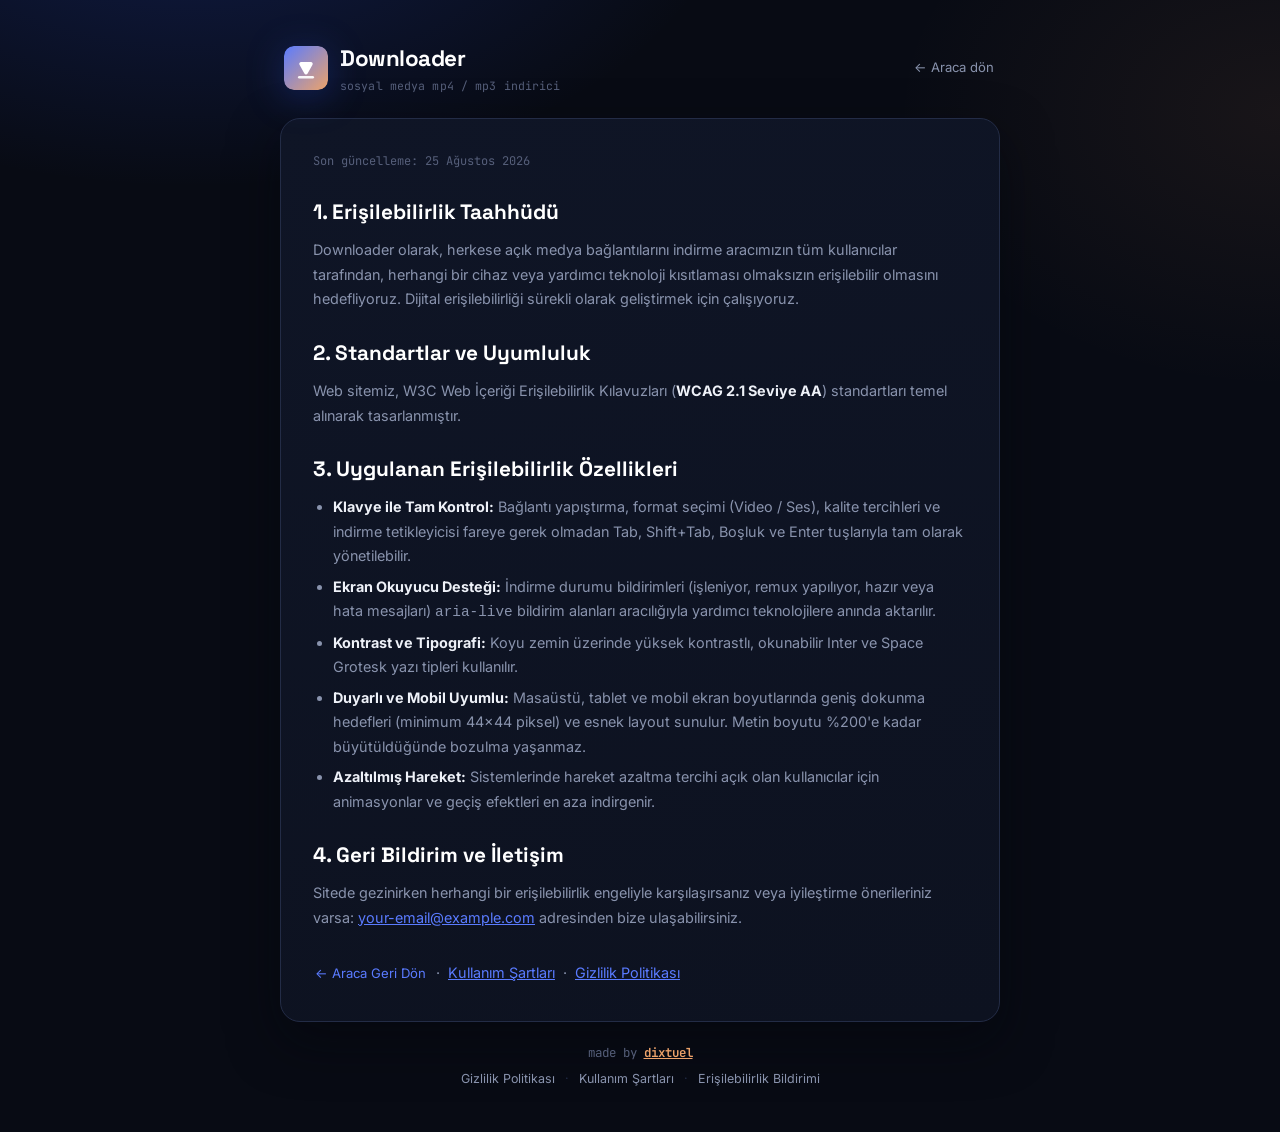
<file: html/accessibility.html>
<!DOCTYPE html>
<html lang="tr">
<head>
  <meta charset="UTF-8">
  <meta name="viewport" content="width=device-width, initial-scale=1.0">
  <title>Erişilebilirlik Bildirimi — Downloader</title>
  <meta name="description" content="Downloader dijital erişilebilirlik bildirimi: WCAG 2.1 AA standartları, klavye kullanımı ve ekran okuyucu uyumluluğu.">
  <link rel="canonical" href="https://downloader.sely.tr/accessibility.html">
  <link rel="icon" type="image/svg+xml" href="/favicon.svg">
  <link rel="icon" type="image/png" sizes="48x48" href="/favicon-48.png">
  <link rel="icon" type="image/png" sizes="96x96" href="/favicon-96.png">
  <link rel="icon" type="image/png" sizes="144x144" href="/favicon-144.png">
  <link rel="icon" type="image/png" sizes="192x192" href="/favicon-192.png">
  <link rel="apple-touch-icon" href="/favicon-192.png">
  <link rel="preconnect" href="https://fonts.googleapis.com">
  <link rel="preconnect" href="https://fonts.gstatic.com" crossorigin>
  <link href="https://fonts.googleapis.com/css2?family=Space+Grotesk:wght@500;700&family=Inter:wght@400;500;600;700&family=JetBrains+Mono:wght@400;500&display=swap" rel="stylesheet">
  <link rel="stylesheet" href="style.css">
</head>
<body>
  <div class="app-wrapper">
    <header class="app-header">
      <div class="brand">
        <svg class="brand-mark" width="44" height="44" viewBox="0 0 44 44" fill="none" aria-hidden="true">
          <rect width="44" height="44" rx="10" fill="url(#logoGrad)"/>
          <path d="M27.6 20.4a1.8 1.8 0 0 1 0 3.2l-8.8 4.9c-1.2.7-2.7-.2-2.7-1.6v-9.8c0-1.4 1.5-2.3 2.7-1.6z" fill="#fff" transform="rotate(90 22 22)"/>
          <rect x="14" y="30" width="16" height="2.4" rx="1.2" fill="#fff" opacity="0.92"/>
          <defs>
            <linearGradient id="logoGrad" x1="0" y1="0" x2="44" y2="44" gradientUnits="userSpaceOnUse">
              <stop stop-color="#5a7bff"/>
              <stop offset="1" stop-color="#eda36a"/>
            </linearGradient>
          </defs>
        </svg>
        <div class="brand-text">
          <h1>Downloader</h1>
          <span class="tagline">sosyal medya mp4 / mp3 indirici</span>
        </div>
      </div>
      <a href="/" class="back-link">← Araca dön</a>
    </header>

    <main>
      <section class="legal-card">
        <p class="updated">Son güncelleme: 25 Ağustos 2026</p>

        <h2>1. Erişilebilirlik Taahhüdü</h2>
        <p>
          Downloader olarak, herkese açık medya bağlantılarını indirme aracımızın tüm kullanıcılar tarafından,
          herhangi bir cihaz veya yardımcı teknoloji kısıtlaması olmaksızın erişilebilir olmasını hedefliyoruz.
          Dijital erişilebilirliği sürekli olarak geliştirmek için çalışıyoruz.
        </p>

        <h2>2. Standartlar ve Uyumluluk</h2>
        <p>
          Web sitemiz, W3C Web İçeriği Erişilebilirlik Kılavuzları (<strong>WCAG 2.1 Seviye AA</strong>) standartları
          temel alınarak tasarlanmıştır.
        </p>

        <h2>3. Uygulanan Erişilebilirlik Özellikleri</h2>
        <ul>
          <li><strong>Klavye ile Tam Kontrol:</strong> Bağlantı yapıştırma, format seçimi (Video / Ses), kalite tercihleri ve indirme tetikleyicisi fareye gerek olmadan Tab, Shift+Tab, Boşluk ve Enter tuşlarıyla tam olarak yönetilebilir.</li>
          <li><strong>Ekran Okuyucu Desteği:</strong> İndirme durumu bildirimleri (işleniyor, remux yapılıyor, hazır veya hata mesajları) <code>aria-live</code> bildirim alanları aracılığıyla yardımcı teknolojilere anında aktarılır.</li>
          <li><strong>Kontrast ve Tipografi:</strong> Koyu zemin üzerinde yüksek kontrastlı, okunabilir Inter ve Space Grotesk yazı tipleri kullanılır.</li>
          <li><strong>Duyarlı ve Mobil Uyumlu:</strong> Masaüstü, tablet ve mobil ekran boyutlarında geniş dokunma hedefleri (minimum 44×44 piksel) ve esnek layout sunulur. Metin boyutu %200'e kadar büyütüldüğünde bozulma yaşanmaz.</li>
          <li><strong>Azaltılmış Hareket:</strong> Sistemlerinde hareket azaltma tercihi açık olan kullanıcılar için animasyonlar ve geçiş efektleri en aza indirgenir.</li>
        </ul>

        <h2>4. Geri Bildirim ve İletişim</h2>
        <p>
          Sitede gezinirken herhangi bir erişilebilirlik engeliyle karşılaşırsanız veya iyileştirme önerileriniz varsa:
          <a href="mailto:your-email@example.com">your-email@example.com</a> adresinden bize ulaşabilirsiniz.
        </p>

        <p style="margin-top: 28px;">
          <a href="/" class="back-link">← Araca Geri Dön</a> &nbsp;·&nbsp;
          <a href="/terms.html">Kullanım Şartları</a> &nbsp;·&nbsp;
          <a href="/privacy.html">Gizlilik Politikası</a>
        </p>
      </section>
    </main>

    <footer class="app-footer">
      <span class="credit">made by <a class="maker" href="https://dixtuel.tr/" target="_blank" rel="noopener">dixtuel</a></span>
      <nav class="footer-links">
        <a href="/privacy.html">Gizlilik Politikası</a>
        <span class="sep">·</span>
        <a href="/terms.html">Kullanım Şartları</a>
        <span class="sep">·</span>
        <a href="/accessibility.html">Erişilebilirlik Bildirimi</a>
      </nav>
    </footer>
  </div>
</body>
</html>
</file>
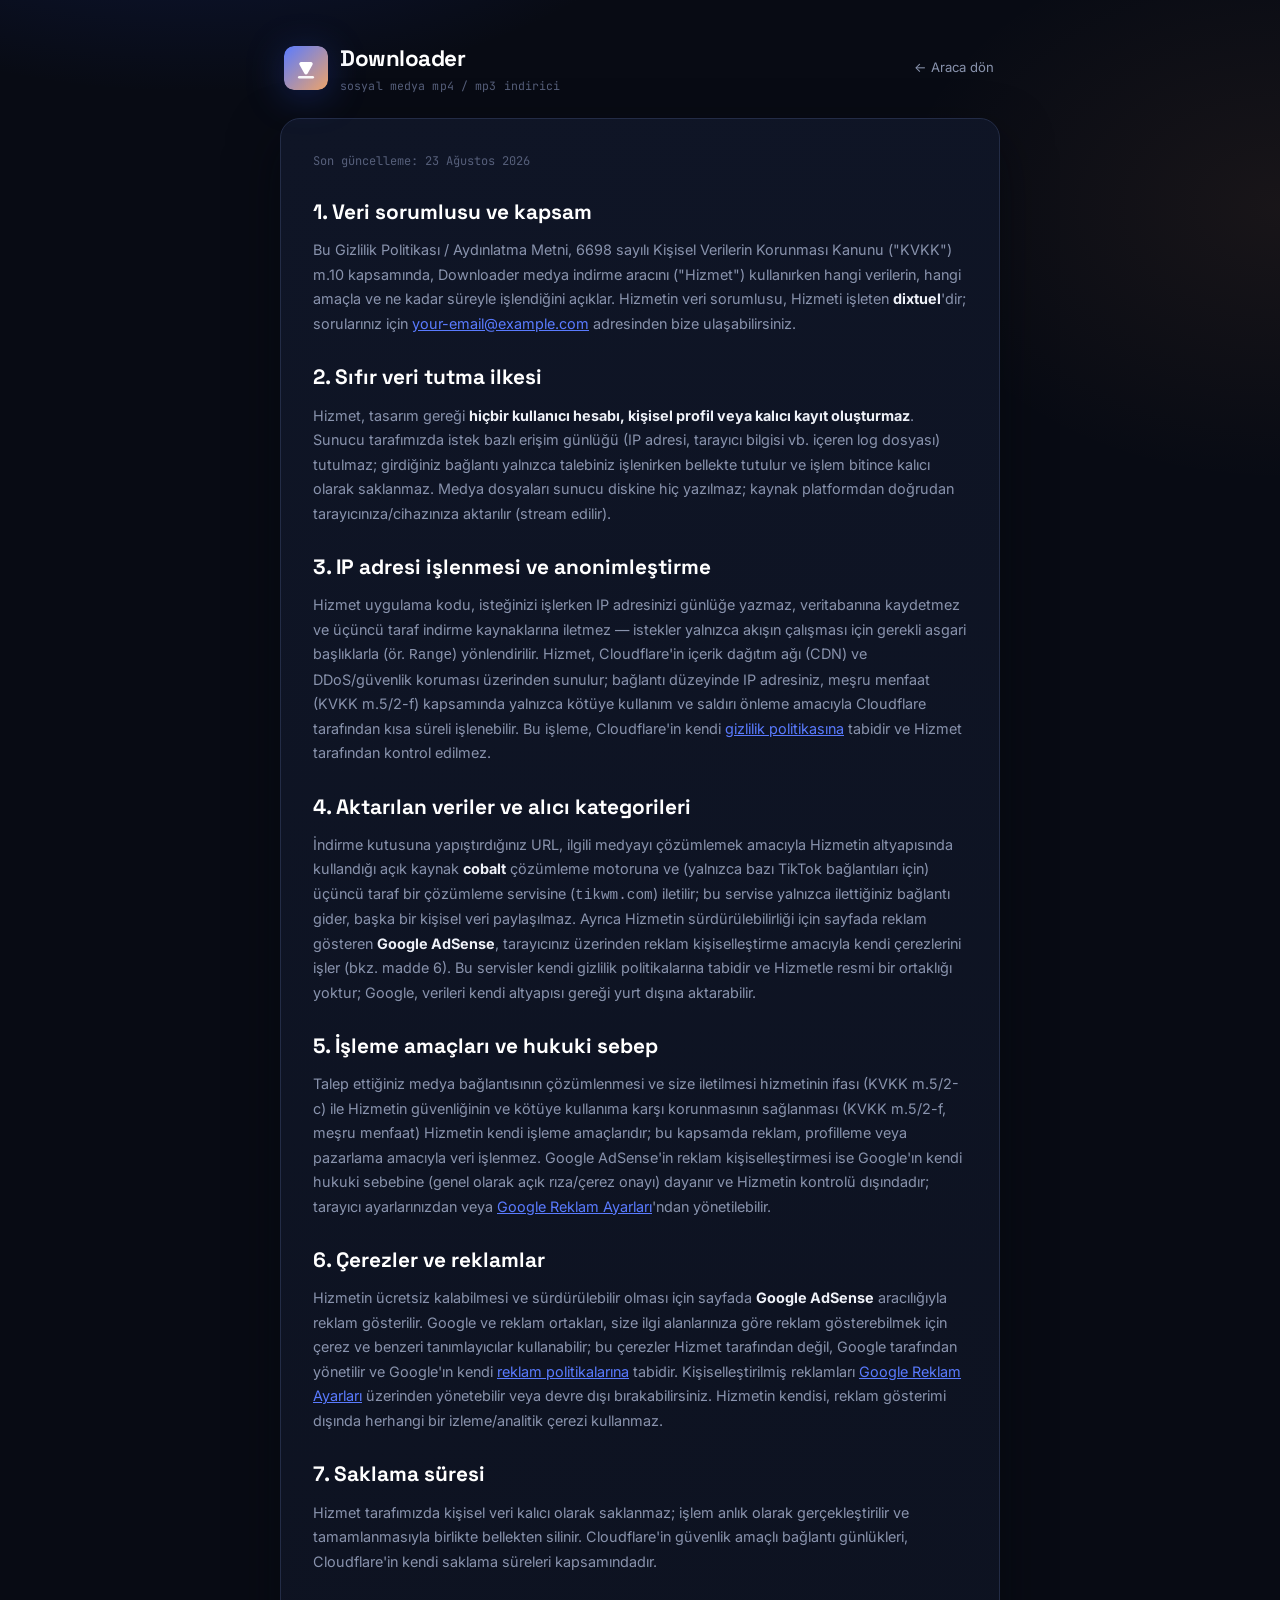
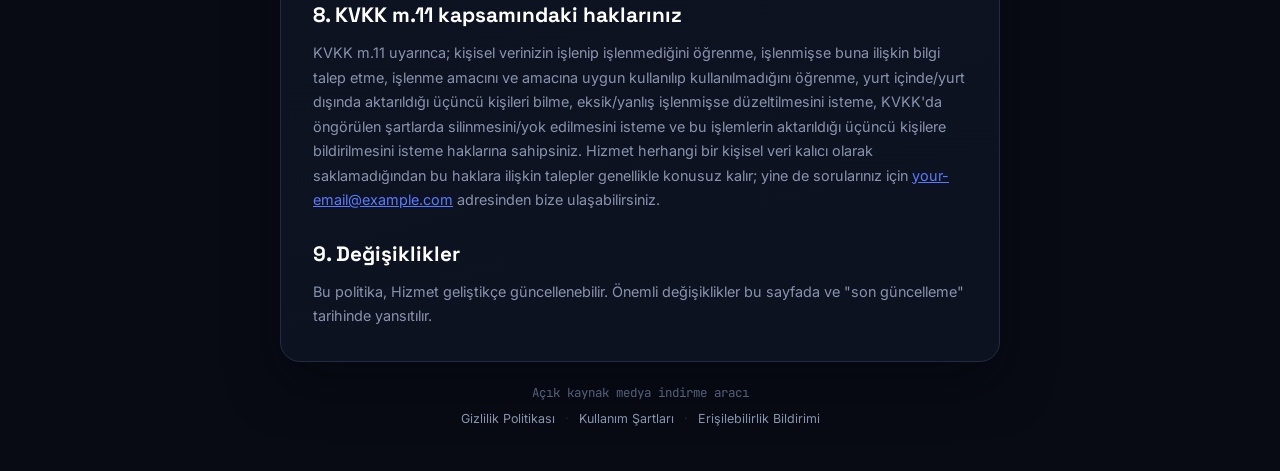
<file: html/privacy.html>
<!DOCTYPE html>
<html lang="tr">
<head>
  <meta charset="UTF-8">
  <meta name="viewport" content="width=device-width, initial-scale=1.0">
  <title>Gizlilik Politikası — Downloader</title>
  <meta name="description" content="Downloader medya indirme aracının gizlilik politikası: hangi veriler işlenir, IP anonimleştirme ve KVKK kapsamındaki haklarınız.">
  <link rel="canonical" href="/privacy.html">
  <link rel="icon" type="image/svg+xml" href="/favicon.svg">
  <link rel="icon" type="image/png" sizes="48x48" href="/favicon-48.png">
  <link rel="icon" type="image/png" sizes="96x96" href="/favicon-96.png">
  <link rel="icon" type="image/png" sizes="144x144" href="/favicon-144.png">
  <link rel="icon" type="image/png" sizes="192x192" href="/favicon-192.png">
  <link rel="apple-touch-icon" href="/favicon-192.png">
  <link rel="preconnect" href="https://fonts.googleapis.com">
  <link rel="preconnect" href="https://fonts.gstatic.com" crossorigin>
  <link href="https://fonts.googleapis.com/css2?family=Space+Grotesk:wght@500;700&family=Inter:wght@400;500;600;700&family=JetBrains+Mono:wght@400;500&display=swap" rel="stylesheet">
  <link rel="stylesheet" href="style.css">
</head>
<body>
  <div class="app-wrapper">
    <header class="app-header">
      <div class="brand">
        <svg class="brand-mark" width="44" height="44" viewBox="0 0 44 44" fill="none" aria-hidden="true">
          <rect width="44" height="44" rx="10" fill="url(#logoGrad)"/>
          <path d="M27.6 20.4a1.8 1.8 0 0 1 0 3.2l-8.8 4.9c-1.2.7-2.7-.2-2.7-1.6v-9.8c0-1.4 1.5-2.3 2.7-1.6z" fill="#fff" transform="rotate(90 22 22)"/>
          <rect x="14" y="30" width="16" height="2.4" rx="1.2" fill="#fff" opacity="0.92"/>
          <defs>
            <linearGradient id="logoGrad" x1="0" y1="0" x2="44" y2="44" gradientUnits="userSpaceOnUse">
              <stop stop-color="#5a7bff"/>
              <stop offset="1" stop-color="#eda36a"/>
            </linearGradient>
          </defs>
        </svg>
        <div class="brand-text">
          <h1>Downloader</h1>
          <span class="tagline">sosyal medya mp4 / mp3 indirici</span>
        </div>
      </div>
      <a href="/" class="back-link">← Araca dön</a>
    </header>

    <main>
      <section class="legal-card">
        <p class="updated">Son güncelleme: 23 Ağustos 2026</p>

        <h2>1. Veri sorumlusu ve kapsam</h2>
        <p>
          Bu Gizlilik Politikası / Aydınlatma Metni, 6698 sayılı Kişisel Verilerin Korunması
          Kanunu ("KVKK") m.10 kapsamında, Downloader medya indirme aracını ("Hizmet")
          kullanırken hangi verilerin, hangi amaçla ve ne kadar süreyle işlendiğini açıklar.
          Hizmetin veri sorumlusu, Hizmeti işleten <strong>dixtuel</strong>'dir; sorularınız
          için <a href="mailto:your-email@example.com">your-email@example.com</a> adresinden bize ulaşabilirsiniz.
        </p>

        <h2>2. Sıfır veri tutma ilkesi</h2>
        <p>
          Hizmet, tasarım gereği <strong>hiçbir kullanıcı hesabı, kişisel profil veya kalıcı
          kayıt oluşturmaz</strong>. Sunucu tarafımızda istek bazlı erişim günlüğü (IP adresi,
          tarayıcı bilgisi vb. içeren log dosyası) tutulmaz; girdiğiniz bağlantı yalnızca
          talebiniz işlenirken bellekte tutulur ve işlem bitince kalıcı olarak saklanmaz.
          Medya dosyaları sunucu diskine hiç yazılmaz; kaynak platformdan doğrudan
          tarayıcınıza/cihazınıza aktarılır (stream edilir).
        </p>

        <h2>3. IP adresi işlenmesi ve anonimleştirme</h2>
        <p>
          Hizmet uygulama kodu, isteğinizi işlerken IP adresinizi günlüğe yazmaz, veritabanına
          kaydetmez ve üçüncü taraf indirme kaynaklarına iletmez — istekler yalnızca akışın
          çalışması için gerekli asgari başlıklarla (ör. <code>Range</code>) yönlendirilir.
          Hizmet, Cloudflare'in içerik dağıtım ağı (CDN) ve DDoS/güvenlik koruması üzerinden
          sunulur; bağlantı düzeyinde IP adresiniz, meşru menfaat (KVKK m.5/2-f) kapsamında
          yalnızca kötüye kullanım ve saldırı önleme amacıyla Cloudflare tarafından kısa süreli
          işlenebilir. Bu işleme, Cloudflare'in kendi
          <a href="https://www.cloudflare.com/privacypolicy/" target="_blank" rel="noopener">gizlilik politikasına</a>
          tabidir ve Hizmet tarafından kontrol edilmez.
        </p>

        <h2>4. Aktarılan veriler ve alıcı kategorileri</h2>
        <p>
          İndirme kutusuna yapıştırdığınız URL, ilgili medyayı çözümlemek amacıyla Hizmetin
          altyapısında kullandığı açık kaynak <strong>cobalt</strong> çözümleme motoruna ve
          (yalnızca bazı TikTok
          bağlantıları için) üçüncü taraf bir çözümleme servisine
          (<code>tikwm.com</code>) iletilir; bu servise yalnızca ilettiğiniz bağlantı gider,
          başka bir kişisel veri paylaşılmaz. Ayrıca Hizmetin sürdürülebilirliği için
          sayfada reklam gösteren <strong>Google AdSense</strong>, tarayıcınız üzerinden
          reklam kişiselleştirme amacıyla kendi çerezlerini işler (bkz. madde 6). Bu
          servisler kendi gizlilik politikalarına tabidir ve Hizmetle resmi bir ortaklığı
          yoktur; Google, verileri kendi altyapısı gereği yurt dışına aktarabilir.
        </p>

        <h2>5. İşleme amaçları ve hukuki sebep</h2>
        <p>
          Talep ettiğiniz medya bağlantısının çözümlenmesi ve size iletilmesi hizmetinin
          ifası (KVKK m.5/2-c) ile Hizmetin güvenliğinin ve kötüye kullanıma karşı
          korunmasının sağlanması (KVKK m.5/2-f, meşru menfaat) Hizmetin kendi işleme
          amaçlarıdır; bu kapsamda reklam, profilleme veya pazarlama amacıyla veri
          işlenmez. Google AdSense'in reklam kişiselleştirmesi ise Google'ın kendi hukuki
          sebebine (genel olarak açık rıza/çerez onayı) dayanır ve Hizmetin kontrolü
          dışındadır; tarayıcı ayarlarınızdan veya
          <a href="https://adssettings.google.com/" target="_blank" rel="noopener">Google Reklam Ayarları</a>'ndan
          yönetilebilir.
        </p>

        <h2>6. Çerezler ve reklamlar</h2>
        <p>
          Hizmetin ücretsiz kalabilmesi ve sürdürülebilir olması için sayfada
          <strong>Google AdSense</strong> aracılığıyla reklam gösterilir. Google ve reklam
          ortakları, size ilgi alanlarınıza göre reklam gösterebilmek için çerez ve benzeri
          tanımlayıcılar kullanabilir; bu çerezler Hizmet tarafından değil, Google tarafından
          yönetilir ve Google'ın kendi
          <a href="https://policies.google.com/technologies/ads" target="_blank" rel="noopener">reklam politikalarına</a>
          tabidir. Kişiselleştirilmiş reklamları
          <a href="https://adssettings.google.com/" target="_blank" rel="noopener">Google Reklam Ayarları</a>
          üzerinden yönetebilir veya devre dışı bırakabilirsiniz. Hizmetin kendisi, reklam
          gösterimi dışında herhangi bir izleme/analitik çerezi kullanmaz.
        </p>

        <h2>7. Saklama süresi</h2>
        <p>
          Hizmet tarafımızda kişisel veri kalıcı olarak saklanmaz; işlem anlık olarak
          gerçekleştirilir ve tamamlanmasıyla birlikte bellekten silinir. Cloudflare'in
          güvenlik amaçlı bağlantı günlükleri, Cloudflare'in kendi saklama süreleri
          kapsamındadır.
        </p>

        <h2>8. KVKK m.11 kapsamındaki haklarınız</h2>
        <p>
          KVKK m.11 uyarınca; kişisel verinizin işlenip işlenmediğini öğrenme, işlenmişse
          buna ilişkin bilgi talep etme, işlenme amacını ve amacına uygun kullanılıp
          kullanılmadığını öğrenme, yurt içinde/yurt dışında aktarıldığı üçüncü kişileri
          bilme, eksik/yanlış işlenmişse düzeltilmesini isteme, KVKK'da öngörülen şartlarda
          silinmesini/yok edilmesini isteme ve bu işlemlerin aktarıldığı üçüncü kişilere
          bildirilmesini isteme haklarına sahipsiniz. Hizmet herhangi bir kişisel veri
          kalıcı olarak saklamadığından bu haklara ilişkin talepler genellikle konusuz kalır;
          yine de sorularınız için <a href="mailto:your-email@example.com">your-email@example.com</a> adresinden bize ulaşabilirsiniz.
        </p>

        <h2>9. Değişiklikler</h2>
        <p>
          Bu politika, Hizmet geliştikçe güncellenebilir. Önemli değişiklikler bu sayfada ve
          "son güncelleme" tarihinde yansıtılır.
        </p>
      </section>
    </main>

    <footer class="app-footer">
      <span class="credit">Açık kaynak medya indirme aracı</span>
      <nav class="footer-links">
        <a href="/privacy.html">Gizlilik Politikası</a>
        <span class="sep">·</span>
        <a href="/terms.html">Kullanım Şartları</a>
        <span class="sep">·</span>
        <a href="/accessibility.html">Erişilebilirlik Bildirimi</a>
      </nav>
    </footer>
  </div>
</body>
</html>
</file>
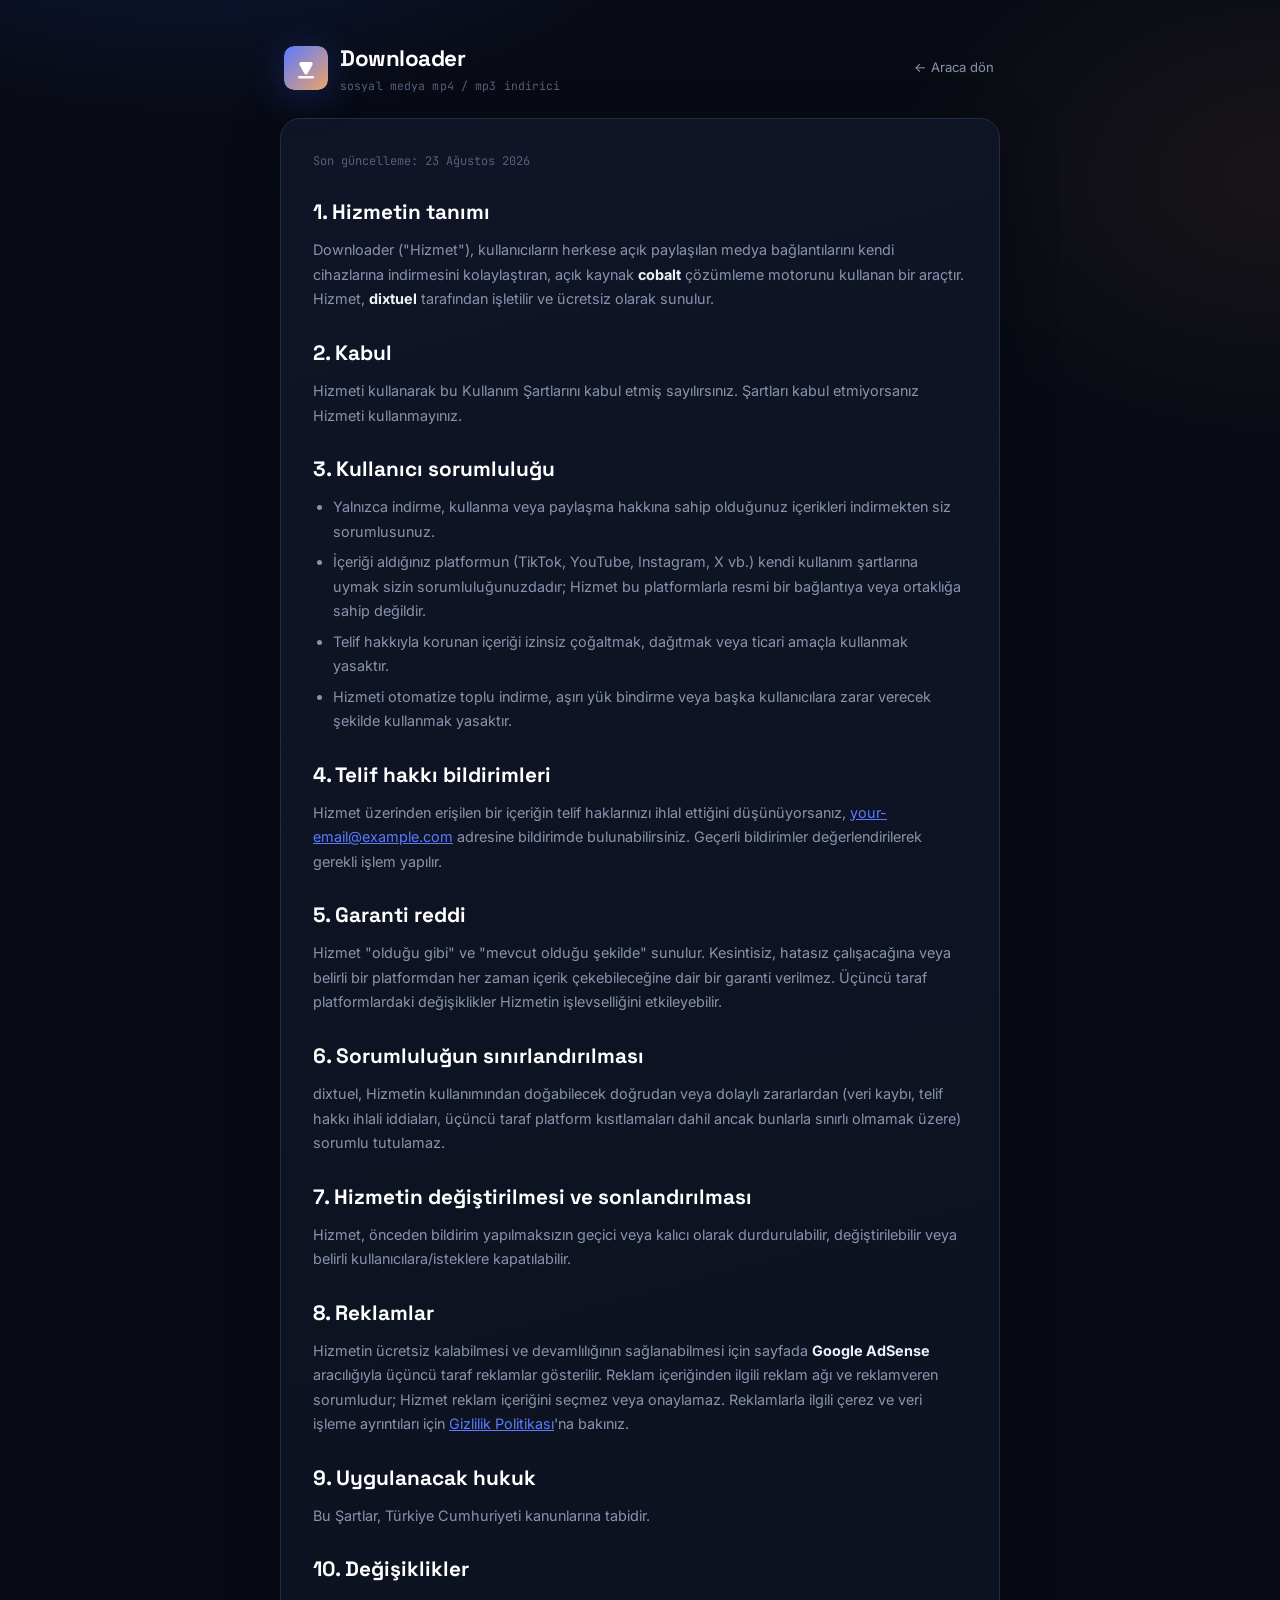
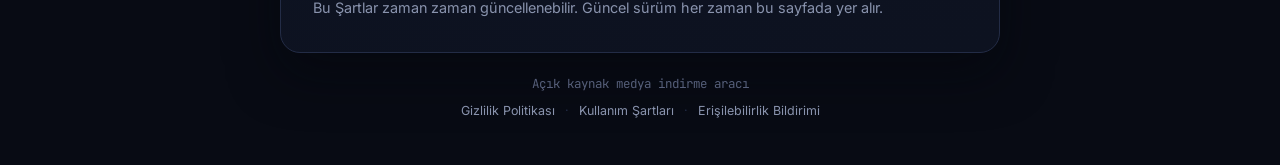
<file: html/terms.html>
<!DOCTYPE html>
<html lang="tr">
<head>
  <meta charset="UTF-8">
  <meta name="viewport" content="width=device-width, initial-scale=1.0">
  <title>Kullanım Şartları — Downloader</title>
  <meta name="description" content="Downloader medya indirme aracının kullanım şartları: sorumluluklar, telif hakkı ve hizmet garantileri.">
  <link rel="canonical" href="/terms.html">
  <link rel="icon" type="image/svg+xml" href="/favicon.svg">
  <link rel="icon" type="image/png" sizes="48x48" href="/favicon-48.png">
  <link rel="icon" type="image/png" sizes="96x96" href="/favicon-96.png">
  <link rel="icon" type="image/png" sizes="144x144" href="/favicon-144.png">
  <link rel="icon" type="image/png" sizes="192x192" href="/favicon-192.png">
  <link rel="apple-touch-icon" href="/favicon-192.png">
  <link rel="preconnect" href="https://fonts.googleapis.com">
  <link rel="preconnect" href="https://fonts.gstatic.com" crossorigin>
  <link href="https://fonts.googleapis.com/css2?family=Space+Grotesk:wght@500;700&family=Inter:wght@400;500;600;700&family=JetBrains+Mono:wght@400;500&display=swap" rel="stylesheet">
  <link rel="stylesheet" href="style.css">
</head>
<body>
  <div class="app-wrapper">
    <header class="app-header">
      <div class="brand">
        <svg class="brand-mark" width="44" height="44" viewBox="0 0 44 44" fill="none" aria-hidden="true">
          <rect width="44" height="44" rx="10" fill="url(#logoGrad)"/>
          <path d="M27.6 20.4a1.8 1.8 0 0 1 0 3.2l-8.8 4.9c-1.2.7-2.7-.2-2.7-1.6v-9.8c0-1.4 1.5-2.3 2.7-1.6z" fill="#fff" transform="rotate(90 22 22)"/>
          <rect x="14" y="30" width="16" height="2.4" rx="1.2" fill="#fff" opacity="0.92"/>
          <defs>
            <linearGradient id="logoGrad" x1="0" y1="0" x2="44" y2="44" gradientUnits="userSpaceOnUse">
              <stop stop-color="#5a7bff"/>
              <stop offset="1" stop-color="#eda36a"/>
            </linearGradient>
          </defs>
        </svg>
        <div class="brand-text">
          <h1>Downloader</h1>
          <span class="tagline">sosyal medya mp4 / mp3 indirici</span>
        </div>
      </div>
      <a href="/" class="back-link">← Araca dön</a>
    </header>

    <main>
      <section class="legal-card">
        <p class="updated">Son güncelleme: 23 Ağustos 2026</p>

        <h2>1. Hizmetin tanımı</h2>
        <p>
          Downloader ("Hizmet"), kullanıcıların herkese açık paylaşılan medya bağlantılarını
          kendi cihazlarına indirmesini kolaylaştıran, açık kaynak <strong>cobalt</strong>
          çözümleme motorunu kullanan bir araçtır. Hizmet, <strong>dixtuel</strong>
          tarafından işletilir ve ücretsiz olarak sunulur.
        </p>

        <h2>2. Kabul</h2>
        <p>
          Hizmeti kullanarak bu Kullanım Şartlarını kabul etmiş sayılırsınız. Şartları kabul
          etmiyorsanız Hizmeti kullanmayınız.
        </p>

        <h2>3. Kullanıcı sorumluluğu</h2>
        <ul>
          <li>Yalnızca indirme, kullanma veya paylaşma hakkına sahip olduğunuz içerikleri
            indirmekten siz sorumlusunuz.</li>
          <li>İçeriği aldığınız platformun (TikTok, YouTube, Instagram, X vb.) kendi kullanım
            şartlarına uymak sizin sorumluluğunuzdadır; Hizmet bu platformlarla resmi bir
            bağlantıya veya ortaklığa sahip değildir.</li>
          <li>Telif hakkıyla korunan içeriği izinsiz çoğaltmak, dağıtmak veya ticari amaçla
            kullanmak yasaktır.</li>
          <li>Hizmeti otomatize toplu indirme, aşırı yük bindirme veya başka kullanıcılara
            zarar verecek şekilde kullanmak yasaktır.</li>
        </ul>

        <h2>4. Telif hakkı bildirimleri</h2>
        <p>
          Hizmet üzerinden erişilen bir içeriğin telif haklarınızı ihlal ettiğini
          düşünüyorsanız, <a href="mailto:your-email@example.com">your-email@example.com</a> adresine bildirimde
          bulunabilirsiniz. Geçerli bildirimler değerlendirilerek gerekli işlem yapılır.
        </p>

        <h2>5. Garanti reddi</h2>
        <p>
          Hizmet "olduğu gibi" ve "mevcut olduğu şekilde" sunulur. Kesintisiz, hatasız
          çalışacağına veya belirli bir platformdan her zaman içerik çekebileceğine dair bir
          garanti verilmez. Üçüncü taraf platformlardaki değişiklikler Hizmetin işlevselliğini
          etkileyebilir.
        </p>

        <h2>6. Sorumluluğun sınırlandırılması</h2>
        <p>
          dixtuel, Hizmetin kullanımından doğabilecek doğrudan veya dolaylı zararlardan
          (veri kaybı, telif hakkı ihlali iddiaları, üçüncü taraf platform kısıtlamaları dahil
          ancak bunlarla sınırlı olmamak üzere) sorumlu tutulamaz.
        </p>

        <h2>7. Hizmetin değiştirilmesi ve sonlandırılması</h2>
        <p>
          Hizmet, önceden bildirim yapılmaksızın geçici veya kalıcı olarak durdurulabilir,
          değiştirilebilir veya belirli kullanıcılara/isteklere kapatılabilir.
        </p>

        <h2>8. Reklamlar</h2>
        <p>
          Hizmetin ücretsiz kalabilmesi ve devamlılığının sağlanabilmesi için sayfada
          <strong>Google AdSense</strong> aracılığıyla üçüncü taraf reklamlar gösterilir.
          Reklam içeriğinden ilgili reklam ağı ve reklamveren sorumludur; Hizmet reklam
          içeriğini seçmez veya onaylamaz. Reklamlarla ilgili çerez ve veri işleme
          ayrıntıları için <a href="/privacy.html">Gizlilik Politikası</a>'na bakınız.
        </p>

        <h2>9. Uygulanacak hukuk</h2>
        <p>
          Bu Şartlar, Türkiye Cumhuriyeti kanunlarına tabidir.
        </p>

        <h2>10. Değişiklikler</h2>
        <p>
          Bu Şartlar zaman zaman güncellenebilir. Güncel sürüm her zaman bu sayfada yer alır.
        </p>
      </section>
    </main>

    <footer class="app-footer">
      <span class="credit">Açık kaynak medya indirme aracı</span>
      <nav class="footer-links">
        <a href="/privacy.html">Gizlilik Politikası</a>
        <span class="sep">·</span>
        <a href="/terms.html">Kullanım Şartları</a>
        <span class="sep">·</span>
        <a href="/accessibility.html">Erişilebilirlik Bildirimi</a>
      </nav>
    </footer>
  </div>
</body>
</html>
</file>
<file: html/style.css>
:root {
  /* Cobalt glass palette — named after the mineral, not a generic dark-mode blue */
  --ink: #080b14;
  --panel: #0f1526;
  --panel-2: #161d33;
  --input: #11172a;
  --hover: #1c2440;
  --line: #232c46;
  --line-soft: #1a2138;

  --cobalt: #2547c9;
  --cobalt-bright: #5a7bff;
  --cobalt-deep: #172e8f;
  --copper: #d98a4e;
  --copper-bright: #eda36a;

  --paper: #eef1f8;
  --fog: #8993ad;
  --haze: #565f7a;

  --good: #4fb286;
  --bad: #e5654f;
  --warn: #d9a441;

  --r-sm: 6px;
  --r-md: 12px;
  --r-lg: 20px;
  --r-full: 999px;

  --display: 'Space Grotesk', 'Inter', -apple-system, sans-serif;
  --body: 'Inter', -apple-system, BlinkMacSystemFont, 'Segoe UI', Roboto, sans-serif;
  --mono: 'JetBrains Mono', ui-monospace, monospace;

  --ease: cubic-bezier(0.2, 0.7, 0.3, 1);
}

*, *::before, *::after {
  box-sizing: border-box;
  margin: 0;
  padding: 0;
}

@media (prefers-reduced-motion: reduce) {
  *, *::before, *::after {
    animation-duration: 0.001ms !important;
    transition-duration: 0.001ms !important;
  }
}

body {
  background:
    radial-gradient(ellipse 900px 500px at 15% -10%, rgba(37, 71, 201, 0.28), transparent 60%),
    radial-gradient(ellipse 700px 500px at 100% 10%, rgba(217, 138, 78, 0.08), transparent 55%),
    var(--ink);
  color: var(--paper);
  font-family: var(--body);
  line-height: 1.5;
  min-height: 100vh;
  display: flex;
  justify-content: center;
  padding: 40px 20px;
  -webkit-font-smoothing: antialiased;
}

a { color: inherit; }

:focus-visible {
  outline: 2px solid var(--cobalt-bright);
  outline-offset: 2px;
  border-radius: var(--r-sm);
}

.app-wrapper {
  width: 100%;
  max-width: 720px;
  display: flex;
  flex-direction: column;
  gap: 22px;
}

/* Header */
.app-header {
  display: flex;
  justify-content: space-between;
  align-items: center;
  padding: 2px 4px;
}

.brand { display: flex; align-items: center; gap: 12px; }

/* Signature mark: gradient rounded-square logo with a download arrow */
.brand-mark {
  flex-shrink: 0;
  border-radius: 9px;
  filter: drop-shadow(0 6px 18px rgba(37, 71, 201, 0.35));
}

.brand-text { display: flex; flex-direction: column; gap: 1px; }

.brand-text h1 {
  font-family: var(--display);
  font-size: 1.4rem;
  font-weight: 700;
  letter-spacing: -0.02em;
  color: #fff;
}

.brand-text .tagline {
  font-size: 0.72rem;
  color: var(--haze);
  font-family: var(--mono);
  letter-spacing: 0.01em;
}

.header-status {
  display: flex;
  align-items: center;
  gap: 6px;
  font-size: 0.78rem;
  font-family: var(--mono);
  color: var(--fog);
  background: var(--panel);
  padding: 5px 11px;
  border-radius: var(--r-full);
  border: 1px solid var(--line);
}

.status-dot {
  width: 6px;
  height: 6px;
  border-radius: 50%;
  background-color: var(--good);
  box-shadow: 0 0 8px rgba(79, 178, 134, 0.6);
}

/* Main Card — cobalt glass panel with a diagonal light sheen */
.downloader-card {
  background: linear-gradient(165deg, var(--panel) 0%, #0d1220 100%);
  border: 1px solid var(--line);
  border-radius: var(--r-lg);
  padding: 26px;
  box-shadow: 0 20px 50px rgba(3, 5, 12, 0.5), inset 0 1px 0 rgba(255, 255, 255, 0.03);
  display: flex;
  flex-direction: column;
  gap: 20px;
  position: relative;
  overflow: hidden;
}

.downloader-card::before {
  content: '';
  position: absolute;
  top: -60%;
  left: -20%;
  width: 60%;
  height: 220%;
  background: linear-gradient(100deg, rgba(90, 123, 255, 0.07), transparent 60%);
  transform: rotate(8deg);
  pointer-events: none;
}

/* Input Form */
.input-container {
  display: flex;
  align-items: center;
  background: var(--input);
  border: 1px solid var(--line);
  border-radius: var(--r-md);
  padding: 6px 8px 6px 14px;
  gap: 8px;
  transition: border-color 0.18s var(--ease), box-shadow 0.18s var(--ease);
  position: relative;
  z-index: 1;
}

.input-container:focus-within {
  border-color: var(--cobalt-bright);
  box-shadow: 0 0 0 3px rgba(90, 123, 255, 0.16);
}

.input-icon { color: var(--haze); display: flex; align-items: center; }

.input-container input {
  flex: 1;
  background: transparent;
  border: none;
  color: var(--paper);
  font-family: var(--body);
  font-size: 0.95rem;
  outline: none;
  min-width: 0;
}

.input-container input::placeholder { color: var(--haze); }

.btn-paste {
  display: inline-flex;
  align-items: center;
  gap: 5px;
  background: var(--panel-2);
  border: 1px solid var(--line);
  color: var(--fog);
  font-size: 0.8rem;
  font-weight: 500;
  padding: 6px 10px;
  border-radius: var(--r-sm);
  cursor: pointer;
  transition: all 0.18s var(--ease);
  white-space: nowrap;
}

.btn-paste:hover { background: var(--hover); color: var(--paper); }

.btn-submit {
  display: inline-flex;
  align-items: center;
  justify-content: center;
  background: linear-gradient(155deg, var(--cobalt-bright), var(--cobalt));
  border: none;
  color: #fff;
  font-family: var(--body);
  font-size: 0.9rem;
  font-weight: 600;
  padding: 9px 18px;
  border-radius: var(--r-sm);
  cursor: pointer;
  transition: filter 0.18s var(--ease), transform 0.1s var(--ease);
  position: relative;
  min-width: 80px;
}

.btn-submit:hover { filter: brightness(1.08); }
.btn-submit:active { transform: scale(0.98); }

.btn-submit.loading .btn-text { visibility: hidden; }
.btn-submit.loading .spinner { display: block; }

.spinner {
  display: none;
  position: absolute;
  width: 18px;
  height: 18px;
  border: 2px solid rgba(255, 255, 255, 0.3);
  border-top-color: #fff;
  border-radius: 50%;
  animation: spin 0.6s linear infinite;
}

@keyframes spin { to { transform: rotate(360deg); } }

/* Controls & Options */
.controls-panel { display: flex; flex-direction: column; gap: 14px; position: relative; z-index: 1; }

.mode-selector {
  display: flex;
  background: var(--input);
  padding: 4px;
  border-radius: var(--r-md);
  border: 1px solid var(--line);
  gap: 4px;
}

.mode-btn {
  flex: 1;
  display: flex;
  align-items: center;
  justify-content: center;
  gap: 7px;
  background: transparent;
  border: none;
  color: var(--fog);
  font-family: var(--body);
  font-size: 0.82rem;
  font-weight: 500;
  padding: 8px 10px;
  border-radius: var(--r-sm);
  cursor: pointer;
  transition: all 0.18s var(--ease);
}

.mode-btn:hover { color: var(--paper); }

.mode-btn.active {
  background: var(--panel-2);
  color: #fff;
  font-weight: 600;
  box-shadow: 0 2px 8px rgba(0, 0, 0, 0.25), inset 0 0 0 1px var(--line);
}

.options-row { display: grid; grid-template-columns: 1fr 1fr; gap: 12px; }

@media (max-width: 480px) {
  .mode-selector { flex-direction: column; }
  .options-row { grid-template-columns: 1fr; }
}

.option-item { display: flex; flex-direction: column; gap: 6px; }

.option-item label {
  font-size: 0.76rem;
  font-weight: 500;
  color: var(--fog);
  font-family: var(--mono);
  text-transform: uppercase;
  letter-spacing: 0.02em;
}

.option-item select {
  background: var(--input);
  border: 1px solid var(--line);
  color: var(--paper);
  font-family: var(--body);
  font-size: 0.85rem;
  padding: 8px 10px;
  border-radius: var(--r-sm);
  outline: none;
  cursor: pointer;
  transition: border-color 0.18s var(--ease);
}

.option-item select:focus { border-color: var(--cobalt-bright); }

.mute-toggle {
  display: flex;
  align-items: center;
  gap: 8px;
  font-size: 0.82rem;
  color: var(--fog);
  cursor: pointer;
  user-select: none;
}

.mute-toggle input {
  accent-color: var(--cobalt-bright);
  width: 15px;
  height: 15px;
  cursor: pointer;
}

.mute-toggle:has(input:checked) { color: var(--paper); }

/* Result Container & Dynamic Media Card */
.result-container {
  margin-top: 4px;
  display: flex;
  flex-direction: column;
  gap: 14px;
  animation: fadeIn 0.25s ease-out;
  position: relative;
  z-index: 1;
}

@keyframes fadeIn {
  from { opacity: 0; transform: translateY(-4px); }
  to { opacity: 1; transform: translateY(0); }
}

.media-card {
  display: flex;
  flex-direction: column;
  gap: 16px;
  background: var(--panel-2);
  border: 1px solid var(--line);
  border-radius: var(--r-md);
  padding: 16px;
  box-shadow: 0 4px 20px rgba(0, 0, 0, 0.25);
}

.media-header {
  display: flex;
  gap: 14px;
  align-items: flex-start;
}

@media (max-width: 520px) {
  .media-header { flex-direction: column; }
  .media-thumb-box { width: 100% !important; max-height: 200px; }
}

.media-thumb-box {
  position: relative;
  width: 140px;
  aspect-ratio: 16/9;
  border-radius: var(--r-sm);
  overflow: hidden;
  background: #080b14;
  flex-shrink: 0;
  border: 1px solid var(--line-soft);
}

.media-thumb-box img {
  width: 100%;
  height: 100%;
  object-fit: cover;
  display: block;
}

.duration-badge {
  position: absolute;
  bottom: 4px;
  right: 4px;
  background: rgba(8, 11, 20, 0.85);
  color: #fff;
  font-family: var(--mono);
  font-size: 0.68rem;
  font-weight: 600;
  padding: 2px 5px;
  border-radius: 4px;
}

.platform-badge {
  position: absolute;
  top: 4px;
  left: 4px;
  background: rgba(37, 71, 201, 0.85);
  color: #fff;
  font-size: 0.65rem;
  font-weight: 600;
  padding: 2px 6px;
  border-radius: 4px;
  text-transform: uppercase;
  letter-spacing: 0.03em;
}

.media-meta {
  display: flex;
  flex-direction: column;
  gap: 4px;
  min-width: 0;
  flex: 1;
}

.media-title {
  font-family: var(--body);
  font-size: 0.95rem;
  font-weight: 600;
  color: var(--paper);
  line-height: 1.35;
  display: -webkit-box;
  -webkit-line-clamp: 2;
  -webkit-box-orient: vertical;
  overflow: hidden;
}

.media-author {
  font-size: 0.78rem;
  color: var(--fog);
  font-family: var(--mono);
}

/* Format Navigation Tabs */
.format-tabs {
  display: flex;
  background: var(--input);
  padding: 4px;
  border-radius: var(--r-md);
  border: 1px solid var(--line);
  gap: 4px;
}

.format-tab-btn {
  flex: 1;
  display: flex;
  align-items: center;
  justify-content: center;
  gap: 6px;
  background: transparent;
  border: none;
  color: var(--fog);
  font-family: var(--body);
  font-size: 0.82rem;
  font-weight: 500;
  padding: 8px 10px;
  border-radius: var(--r-sm);
  cursor: pointer;
  transition: all 0.18s var(--ease);
}

.format-tab-btn:hover { color: var(--paper); }

.format-tab-btn.active {
  background: var(--panel-2);
  color: #fff;
  font-weight: 600;
  box-shadow: 0 2px 8px rgba(0, 0, 0, 0.25), inset 0 0 0 1px var(--line);
}

@media (max-width: 480px) {
  .format-tabs { flex-direction: column; }
}

/* Format Panel / Body */
.format-panel {
  display: flex;
  flex-direction: column;
  gap: 14px;
  background: var(--panel);
  border: 1px solid var(--line);
  border-radius: var(--r-sm);
  padding: 14px;
}

.control-row {
  display: grid;
  grid-template-columns: 1fr 1fr;
  gap: 12px;
}

@media (max-width: 480px) {
  .control-row { grid-template-columns: 1fr; }
}

.control-group {
  display: flex;
  flex-direction: column;
  gap: 6px;
}

.control-group label {
  font-size: 0.74rem;
  font-weight: 600;
  color: var(--fog);
  font-family: var(--mono);
  text-transform: uppercase;
  letter-spacing: 0.03em;
}

.custom-select {
  background: var(--input);
  border: 1px solid var(--line);
  color: var(--paper);
  font-family: var(--body);
  font-size: 0.85rem;
  padding: 9px 12px;
  border-radius: var(--r-sm);
  outline: none;
  cursor: pointer;
  transition: border-color 0.18s var(--ease);
  width: 100%;
}

.custom-select:focus { border-color: var(--cobalt-bright); }

.btn-primary-download {
  display: flex;
  align-items: center;
  justify-content: center;
  gap: 8px;
  background: linear-gradient(135deg, var(--good) 0%, #3ca073 100%);
  color: #05140b;
  border: none;
  font-family: var(--body);
  font-size: 0.92rem;
  font-weight: 700;
  padding: 11px 20px;
  border-radius: var(--r-sm);
  cursor: pointer;
  transition: filter 0.18s var(--ease), transform 0.1s var(--ease);
  box-shadow: 0 4px 14px rgba(79, 178, 134, 0.3);
  text-decoration: none;
  width: 100%;
}

.btn-primary-download:hover { filter: brightness(1.08); }
.btn-primary-download:active { transform: scale(0.99); }
.btn-primary-download.loading { opacity: 0.75; pointer-events: none; }

.result-card-single { display: flex; align-items: center; justify-content: space-between; gap: 12px; }
.result-info { display: flex; flex-direction: column; gap: 4px; min-width: 0; }

.result-filename {
  font-size: 0.88rem;
  font-weight: 600;
  font-family: var(--mono);
  color: var(--paper);
  white-space: nowrap;
  overflow: hidden;
  text-overflow: ellipsis;
}

.result-tag { font-size: 0.75rem; color: var(--good); font-weight: 500; }
.result-actions { display: flex; gap: 8px; flex-shrink: 0; }

.btn-download-action {
  display: inline-flex;
  align-items: center;
  gap: 6px;
  background: var(--good);
  color: #08170f;
  border: none;
  font-family: var(--body);
  font-size: 0.85rem;
  font-weight: 700;
  padding: 8px 14px;
  border-radius: var(--r-sm);
  cursor: pointer;
  text-decoration: none;
  transition: filter 0.18s var(--ease);
}

.btn-download-action:hover { filter: brightness(1.1); }

/* Gallery Header & Bulk Download */
.gallery-header {
  display: flex;
  align-items: center;
  justify-content: space-between;
  gap: 10px;
  padding-bottom: 8px;
  border-bottom: 1px solid var(--line);
}

.gallery-title { font-size: 0.88rem; font-weight: 600; color: var(--paper); display: flex; align-items: center; gap: 6px; }

.btn-download-all {
  display: inline-flex;
  align-items: center;
  gap: 6px;
  background: var(--cobalt);
  color: #fff;
  border: none;
  font-family: var(--body);
  font-size: 0.78rem;
  font-weight: 600;
  padding: 6px 12px;
  border-radius: var(--r-sm);
  cursor: pointer;
  transition: filter 0.18s var(--ease);
}

.btn-download-all:hover { filter: brightness(1.12); }

/* Picker Grid */
.picker-grid { display: grid; grid-template-columns: repeat(auto-fill, minmax(130px, 1fr)); gap: 10px; }

.picker-item {
  background: var(--input);
  border: 1px solid var(--line);
  border-radius: var(--r-sm);
  overflow: hidden;
  display: flex;
  flex-direction: column;
  position: relative;
  transition: border-color 0.18s var(--ease);
}

.picker-item:hover { border-color: var(--cobalt-bright); }
.picker-item img { width: 100%; height: 120px; object-fit: cover; background: #000; }

.picker-badge {
  position: absolute;
  top: 6px;
  left: 6px;
  background: rgba(3, 5, 12, 0.8);
  color: #fff;
  font-family: var(--mono);
  font-size: 0.65rem;
  font-weight: 600;
  padding: 2px 6px;
  border-radius: var(--r-sm);
  backdrop-filter: blur(4px);
}

.picker-item-action { padding: 6px 8px; display: flex; justify-content: center; }

.picker-item-action a {
  font-size: 0.78rem;
  color: var(--paper);
  text-decoration: none;
  font-weight: 500;
  display: inline-flex;
  align-items: center;
  gap: 5px;
  width: 100%;
  justify-content: center;
  padding: 4px 0;
  background: var(--panel-2);
  border-radius: 4px;
  transition: all 0.18s var(--ease);
}

.picker-item-action a:hover { background: var(--cobalt); color: #fff; }

/* Supported Services — styled as assay/spec tags, echoing the element-tile motif */
.supported-services {
  display: flex;
  flex-wrap: wrap;
  gap: 7px;
  justify-content: center;
  padding-top: 10px;
  border-top: 1px solid var(--line-soft);
  position: relative;
  z-index: 1;
}

.service-pill {
  font-size: 0.73rem;
  font-family: var(--mono);
  color: var(--fog);
  background: var(--input);
  border: 1px solid var(--line-soft);
  padding: 4px 9px;
  border-radius: var(--r-sm);
}

/* Ad slot — self-contained container for Google AdSense */
.ad-slot {
  position: relative;
  z-index: 1;
  overflow: hidden;
}

/* Kenar ray reklamları kartın dışında, kendi başlarına durur — demarke edilmiş
   kutu görünümünü korurlar. */
.ad-slot-rail {
  border: 1px dashed var(--line);
  border-radius: var(--r-md);
  background: var(--input);
  min-height: 90px;
  display: flex;
  align-items: center;
  justify-content: center;
}

.ad-slot .ad-label {
  position: absolute;
  top: 6px;
  left: 10px;
  font-family: var(--mono);
  font-size: 0.6rem;
  letter-spacing: 0.05em;
  text-transform: uppercase;
  color: var(--haze);
}

.ad-slot .ad-placeholder {
  font-family: var(--mono);
  font-size: 0.72rem;
  color: var(--haze);
  text-align: center;
  padding: 20px;
}

/* Kart içi reklam satırı — supported-services ile aynı üst ayraç deseniyle, ayrı bir
   kutu gibi değil kartın doğal bir parçası gibi durur. Yalnız dar ekranda görünür;
   geniş ekranda reklam alanı zaten kenar rayındadır (bkz. .ad-rail). */
.ad-slot-inline {
  margin-top: 4px;
  padding-top: 14px;
  border-top: 1px solid var(--line-soft);
  min-height: 50px;
  display: flex;
  align-items: center;
  justify-content: center;
}

.ad-slot-inline .ad-label { display: none; }
.ad-slot-inline .ad-placeholder { padding: 4px; opacity: 0.6; }

@media (min-width: 1360px) {
  .ad-slot-inline { display: none; }
}

/* Masaüstü kenar reklamları (skyscraper) — yalnız içerik sütunuyla çakışmayacak kadar
   geniş ekranlarda gösterilir. min-width eşiği, 720px'lik ana sütun + kenar boşlukları
   dikkate alınarak hesaplandı (~130px boşluk payı bırakır, 1366px'lik yaygın laptop
   ekranlarında bile görünür). */
.ad-rail { display: none; }

@media (min-width: 1360px) {
  .ad-rail {
    display: block;
    position: fixed;
    top: 50%;
    transform: translateY(-50%);
    z-index: 5;
  }
  .ad-rail-left { left: 24px; }
  .ad-rail-right { right: 24px; }
  .ad-slot-rail {
    width: 160px;
    height: 600px;
    min-height: 0;
    flex-direction: column;
  }
}

/* Footer */
.app-footer {
  text-align: center;
  font-size: 0.78rem;
  color: var(--haze);
  display: flex;
  flex-direction: column;
  align-items: center;
  gap: 8px;
  padding-bottom: 4px;
}

.app-footer .credit { font-family: var(--mono); }
.app-footer .credit .maker { color: var(--copper-bright); font-weight: 600; }

.footer-links { display: flex; align-items: center; gap: 10px; }
.footer-links a { color: var(--fog); text-decoration: none; transition: color 0.18s var(--ease); }
.footer-links a:hover { color: var(--paper); text-decoration: underline; }
.footer-links .sep { color: var(--line); }

/* Toast */
.toast {
  position: fixed;
  bottom: 24px;
  left: 50%;
  transform: translateX(-50%) translateY(100px);
  background: var(--panel-2);
  border: 1px solid var(--line);
  color: var(--paper);
  font-size: 0.85rem;
  padding: 10px 18px;
  border-radius: var(--r-md);
  box-shadow: 0 8px 24px rgba(0, 0, 0, 0.4);
  transition: transform 0.25s ease-out, opacity 0.25s ease-out;
  opacity: 0;
  pointer-events: none;
  z-index: 1000;
  max-width: 90vw;
  text-align: center;
}

.toast.show { transform: translateX(-50%) translateY(0); opacity: 1; }
.toast.error { border-color: var(--bad); color: #ffb3a4; }
.toast.success { border-color: var(--good); color: #a9e6c8; }

/* ---- Legal pages (terms.html / privacy.html) ---- */
.legal-card {
  background: linear-gradient(165deg, var(--panel) 0%, #0d1220 100%);
  border: 1px solid var(--line);
  border-radius: var(--r-lg);
  padding: 32px;
  box-shadow: 0 20px 50px rgba(3, 5, 12, 0.5);
}

.legal-card h2 {
  font-family: var(--display);
  font-size: 1.3rem;
  margin: 26px 0 10px;
  color: #fff;
}

.legal-card h2:first-child { margin-top: 0; }

.legal-card p, .legal-card li {
  font-size: 0.9rem;
  color: var(--fog);
  line-height: 1.7;
}

.legal-card ul { padding-left: 20px; margin: 8px 0; display: flex; flex-direction: column; gap: 6px; }
.legal-card strong { color: var(--paper); }
.legal-card .updated { font-family: var(--mono); font-size: 0.75rem; color: var(--haze); margin-bottom: 4px; }
.legal-card a { color: var(--cobalt-bright); }

.back-link {
  display: inline-flex;
  align-items: center;
  gap: 6px;
  font-size: 0.82rem;
  color: var(--fog);
  text-decoration: none;
  padding: 4px 2px;
}

.back-link:hover { color: var(--paper); }
</file>
